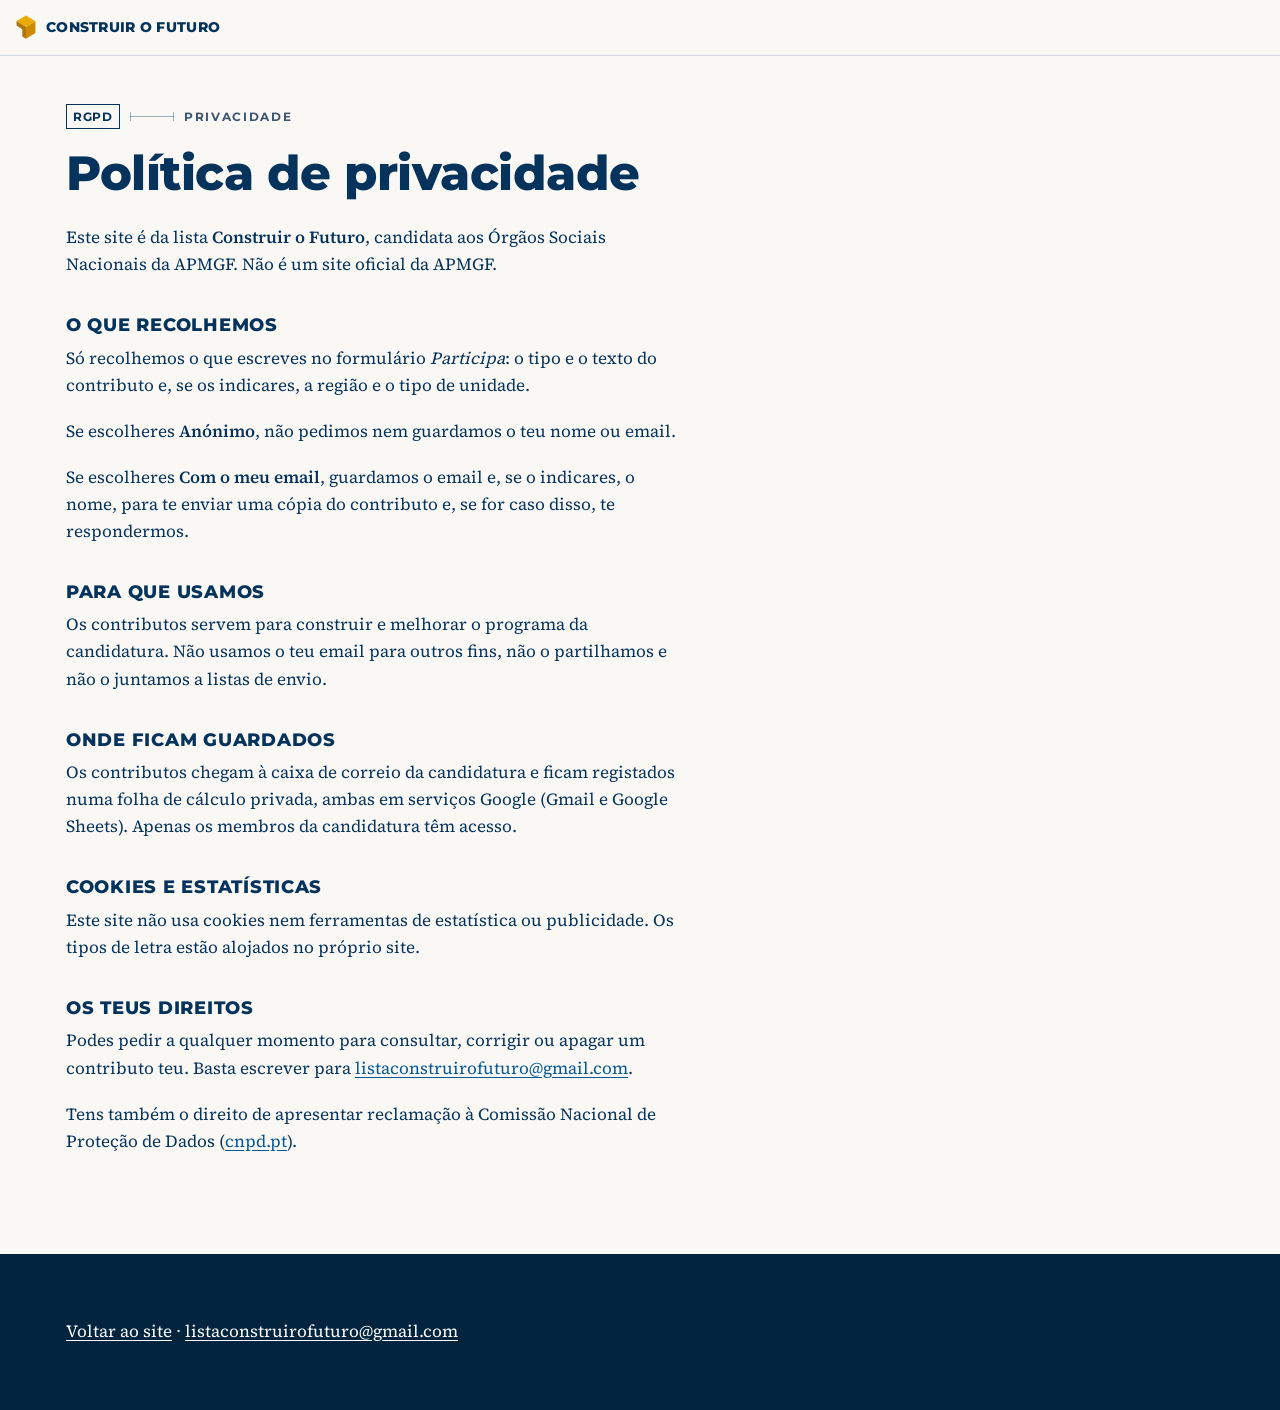
<file: privacidade.html>
<!doctype html>
<html lang="pt-PT">
<head>
  <meta charset="utf-8">
  <meta name="viewport" content="width=device-width, initial-scale=1">
  <title>Política de privacidade · Construir o Futuro</title>
  <meta name="description" content="Que dados recolhe o formulário do site da lista Construir o Futuro e para quê.">
  <meta name="robots" content="noindex">
  <link rel="icon" href="img/favicon.svg" type="image/svg+xml">
  <link rel="stylesheet" href="css/style.css">
  <style>
    .pagina { padding: calc(var(--nav-h) + 48px) 0 80px; }
    .pagina .leitura h2 { font-size: 1.15rem; margin-top: 2em; text-transform: uppercase; letter-spacing: .04em; }
    .pagina h1 { font-size: clamp(2rem, 8vw, 3rem); }
  </style>
</head>
<body>
<header class="nav">
  <a class="nav-marca" href="index.html">
    <svg viewBox="690 218 276 336" aria-hidden="true" focusable="false"><polygon points="697,302 828,225 958,305 828,383" fill="#EBAB04"/><polygon points="697,302 828,383 828,546 777,515 777,413 697,364" fill="#B07402"/><polygon points="828,383 958,305 958,468 828,546" fill="#CB8B02"/></svg>
    <span>Construir o Futuro</span>
  </a>
  <a class="nav-botao" href="index.html" style="text-decoration:none">Voltar</a>
</header>

<main class="pagina">
  <div class="caixa">
    <div class="sec-cab"><span class="sec-num">RGPD</span><span class="sec-regua" aria-hidden="true"></span><span class="sec-nome">Privacidade</span></div>
    <h1>Política de privacidade</h1>
    <div class="leitura">
      <p>Este site é da lista <strong>Construir o Futuro</strong>, candidata aos Órgãos Sociais Nacionais da APMGF. Não é um site oficial da APMGF.</p>

      <h2>O que recolhemos</h2>
      <p>Só recolhemos o que escreves no formulário <em>Participa</em>: o tipo e o texto do contributo e, se os indicares, a região e o tipo de unidade.</p>
      <p>Se escolheres <strong>Anónimo</strong>, não pedimos nem guardamos o teu nome ou email.</p>
      <p>Se escolheres <strong>Com o meu email</strong>, guardamos o email e, se o indicares, o nome, para te enviar uma cópia do contributo e, se for caso disso, te respondermos.</p>

      <h2>Para que usamos</h2>
      <p>Os contributos servem para construir e melhorar o programa da candidatura. Não usamos o teu email para outros fins, não o partilhamos e não o juntamos a listas de envio.</p>

      <h2>Onde ficam guardados</h2>
      <p>Os contributos chegam à caixa de correio da candidatura e ficam registados numa folha de cálculo privada, ambas em serviços Google (Gmail e Google Sheets). Apenas os membros da candidatura têm acesso.</p>

      <h2>Cookies e estatísticas</h2>
      <p>Este site não usa cookies nem ferramentas de estatística ou publicidade. Os tipos de letra estão alojados no próprio site.</p>

      <h2>Os teus direitos</h2>
      <p>Podes pedir a qualquer momento para consultar, corrigir ou apagar um contributo teu. Basta escrever para <a href="mailto:listaconstruirofuturo@gmail.com">listaconstruirofuturo@gmail.com</a>.</p>
      <p>Tens também o direito de apresentar reclamação à Comissão Nacional de Proteção de Dados (<a href="https://www.cnpd.pt" rel="noopener">cnpd.pt</a>).</p>
    </div>
  </div>
</main>

<footer class="rodape">
  <div class="caixa">
    <p><a href="index.html">Voltar ao site</a> · <a href="mailto:listaconstruirofuturo@gmail.com">listaconstruirofuturo@gmail.com</a></p>
  </div>
</footer>
</body>
</html>
</file>
<file: css/style.css>
/* ==========================================================
   Construir o Futuro — folha de estilos
   Mobile-first. Cores extraídas do logótipo.
   ========================================================== */

@font-face {
  font-family: 'Montserrat';
  src: url('../fonts/montserrat.woff2') format('woff2');
  font-weight: 600 800;
  font-style: normal;
  font-display: swap;
}
@font-face {
  font-family: 'Source Serif 4';
  src: url('../fonts/source-serif-4.woff2') format('woff2');
  font-weight: 400 600;
  font-style: normal;
  font-display: swap;
}

:root {
  --marinho: #06335C;        /* texto principal */
  --marinho-900: #03243F;    /* fundos escuros */
  --azul: #015FA1;
  --azul-texto: #055695;
  --petroleo: #02ADB6;
  --petroleo-texto: #0B7880; /* versão AA sobre papel */
  --ouro: #EBAB04;
  --ouro-escuro: #B07402;
  --papel: #FAF8F4;
  --papel-2: #F2EEE6;
  --branco: #FFFFFF;
  --tinta-suave: #3D5670;
  --linha: rgba(6, 51, 92, .16);
  --linha-forte: rgba(6, 51, 92, .38);

  --titulos: 'Montserrat', 'Arial Black', system-ui, sans-serif;
  --texto: 'Source Serif 4', Georgia, 'Times New Roman', serif;

  --raio: 2px;
  --gutter: 16px;
  --largura: 1180px;
  --nav-h: 56px;
}

*, *::before, *::after { box-sizing: border-box; }
[hidden] { display: none !important; }

html {
  scroll-behavior: smooth;
  scroll-padding-top: calc(var(--nav-h) + 12px);
  -webkit-text-size-adjust: 100%;
}

body {
  margin: 0;
  background: var(--papel);
  color: var(--marinho);
  font-family: var(--texto);
  font-size: 1.0625rem;
  line-height: 1.6;
  overflow-x: hidden;
}

img, svg { display: block; max-width: 100%; }
a { color: var(--azul-texto); text-underline-offset: .18em; }
a:hover { color: var(--marinho); }

h1, h2, h3, h4 {
  font-family: var(--titulos);
  font-weight: 800;
  line-height: 1.1;
  letter-spacing: -.01em;
  margin: 0 0 .5em;
  color: var(--marinho);
}
h2 { font-size: clamp(1.75rem, 6vw, 2.75rem); }
h3 { font-size: 1.2rem; }

p { margin: 0 0 1em; }

:focus-visible {
  outline: 3px solid var(--petroleo-texto);
  outline-offset: 3px;
}

.saltar-conteudo {
  position: absolute; left: 8px; top: -60px; z-index: 100;
  background: var(--marinho); color: var(--branco);
  padding: 10px 14px; font-family: var(--titulos); font-weight: 700; font-size: .85rem;
}
.saltar-conteudo:focus { top: 8px; color: var(--branco); }

.caixa {
  width: 100%;
  max-width: var(--largura);
  margin: 0 auto;
  padding: 0 var(--gutter);
}

/* Grelha isométrica subtil de fundo */
.grelha-iso {
  background-image:
    url("data:image/svg+xml,%3Csvg xmlns='http://www.w3.org/2000/svg' width='48' height='27.713'%3E%3Cpath d='M0 0 48 27.713M0 27.713 48 0' stroke='%2306335C' stroke-opacity='.045' stroke-width='1' fill='none'/%3E%3C/svg%3E");
  background-size: 48px 27.713px;
}

/* ---------- Cabeçalho de secção (estilo planta) ---------- */
.sec-cab {
  display: flex; align-items: center; gap: 10px;
  font-family: var(--titulos); font-weight: 700;
  font-size: .75rem; letter-spacing: .14em; text-transform: uppercase;
  color: var(--tinta-suave);
  margin-bottom: 18px;
}
.sec-num {
  color: var(--marinho);
  border: 1.5px solid var(--marinho);
  padding: 2px 6px;
  letter-spacing: .06em;
}
.sec-regua {
  position: relative;
  width: 44px; height: 1px;
  background: var(--linha-forte);
}
.sec-regua::before, .sec-regua::after {
  content: ''; position: absolute; top: -4px; width: 1px; height: 9px; background: var(--linha-forte);
}
.sec-regua::before { left: 0; }
.sec-regua::after { right: 0; }
.sec-cab-claro { color: rgba(255,255,255,.7); }
.sec-cab-claro .sec-num { color: var(--ouro); border-color: var(--ouro); }
.sec-cab-claro .sec-regua, .sec-cab-claro .sec-regua::before, .sec-cab-claro .sec-regua::after { background: rgba(255,255,255,.4); }

/* ---------- Botões ---------- */
.botao {
  display: inline-flex; align-items: center; justify-content: center;
  min-height: 48px;
  padding: 12px 20px;
  font-family: var(--titulos); font-weight: 700; font-size: .95rem;
  letter-spacing: .01em;
  text-decoration: none;
  color: var(--branco);
  background: var(--marinho);
  border: 2px solid var(--marinho);
  border-radius: var(--raio);
  cursor: pointer;
  transition: background-color .15s, color .15s, border-color .15s;
}
.botao:hover { background: var(--azul); border-color: var(--azul); color: var(--branco); }
.botao-ouro { background: var(--ouro); border-color: var(--ouro); color: var(--marinho-900); }
.botao-ouro:hover { background: #F5BC1C; border-color: #F5BC1C; color: var(--marinho-900); }
.botao-ouro:focus-visible { outline-color: var(--marinho); }
.botao-linha { background: transparent; color: var(--marinho); }
.botao-linha:hover { background: var(--marinho); color: var(--branco); border-color: var(--marinho); }
.botao[disabled] { opacity: .6; cursor: progress; }

/* ---------- Navegação ---------- */
.nav {
  position: fixed; inset: 0 0 auto 0; z-index: 50;
  height: var(--nav-h);
  display: flex; align-items: center; justify-content: space-between;
  padding: 0 var(--gutter);
  background: rgba(250, 248, 244, .94);
  border-bottom: 1px solid var(--linha);
}
@supports (backdrop-filter: blur(1px)) {
  .nav { background: rgba(250, 248, 244, .88); backdrop-filter: saturate(1.2) blur(8px); }
}
.nav-marca {
  display: flex; align-items: center; gap: 10px;
  text-decoration: none; color: var(--marinho);
  font-family: var(--titulos); font-weight: 800; font-size: .9rem; letter-spacing: .02em; text-transform: uppercase;
}
.nav-marca svg { width: 20px; height: auto; }
.nav-botao {
  font-family: var(--titulos); font-weight: 700; font-size: .8rem; letter-spacing: .12em; text-transform: uppercase;
  background: none; border: 1.5px solid var(--marinho); color: var(--marinho);
  border-radius: var(--raio); padding: 8px 12px; min-height: 40px; cursor: pointer;
}
.nav-lista {
  list-style: none; margin: 0; padding: 8px var(--gutter) 16px;
  position: absolute; left: 0; right: 0; top: var(--nav-h);
  background: var(--papel); border-bottom: 1px solid var(--linha);
  display: none;
}
.nav.aberta .nav-lista { display: block; }
.nav-lista a {
  display: flex; gap: 14px; align-items: baseline;
  padding: 12px 0; border-bottom: 1px dashed var(--linha);
  font-family: var(--titulos); font-weight: 700; font-size: 1rem;
  color: var(--marinho); text-decoration: none;
}
.nav-lista a span { font-size: .72rem; color: var(--tinta-suave); letter-spacing: .08em; width: 1.6em; }
.nav-lista a:hover { color: var(--azul); }

@media (min-width: 960px) {
  .nav-botao { display: none; }
  .nav-lista {
    display: flex; position: static; padding: 0; background: none; border: 0; gap: 22px;
  }
  .nav-lista a { padding: 6px 0; border: 0; font-size: .85rem; gap: 6px; }
  .nav-lista a span { width: auto; }
}

/* ---------- 01 · Início ---------- */
.hero {
  position: relative;
  min-height: 100svh;
  padding: calc(var(--nav-h) + 20px) var(--gutter) 48px;
  display: flex; flex-direction: column; justify-content: center;
  overflow: hidden;
}
.hero-planta {
  position: absolute; top: calc(var(--nav-h) + 14px); left: var(--gutter);
  font-family: var(--titulos); font-weight: 700; font-size: .72rem; letter-spacing: .14em; text-transform: uppercase;
  color: var(--tinta-suave);
}
.hero-planta span { border: 1.5px solid var(--marinho); color: var(--marinho); padding: 1px 5px; margin-right: 6px; }
.hero-corpo {
  width: 100%; max-width: var(--largura); margin: 0 auto;
  display: grid; gap: 28px;
}
.hero-logo { width: min(68vw, 300px); margin-top: 28px; }
.logo { overflow: visible; }
.cota {
  display: flex; align-items: center; gap: 8px; margin-top: 10px;
  font-family: var(--titulos); font-weight: 700; font-size: .7rem; letter-spacing: .1em; color: var(--tinta-suave);
}
.cota i { flex: 1; height: 1px; background: var(--linha-forte); position: relative; }
.cota i::before, .cota i::after { content: ''; position: absolute; top: -4px; width: 1px; height: 9px; background: var(--linha-forte); }
.cota i::before { left: 0; } .cota i::after { right: 0; }

.sobretitulo {
  font-family: var(--titulos); font-weight: 700; font-size: .78rem; letter-spacing: .12em; text-transform: uppercase;
  color: var(--petroleo-texto); margin-bottom: 14px; max-width: 32ch;
}
.hero h1 {
  font-size: clamp(2.9rem, 14vw, 6.4rem);
  line-height: .95; letter-spacing: -.025em;
  text-transform: uppercase;
  color: var(--azul-texto);
  margin-bottom: 20px;
}
.hero h1 em { font-style: normal; color: #129AA5; } /* cor do logótipo; AA para texto grande */
.hero-lema {
  font-size: 1.15rem; line-height: 1.5; max-width: 34ch;
  border-left: 3px solid var(--ouro); padding-left: 14px; margin-bottom: 28px;
}
.botoes { display: flex; flex-wrap: wrap; gap: 12px; }

.saltar-animacao {
  position: absolute; right: var(--gutter); bottom: 16px;
  background: none; border: 0; padding: 8px 4px; cursor: pointer;
  font-family: var(--titulos); font-weight: 600; font-size: .75rem; letter-spacing: .08em; text-transform: uppercase;
  color: var(--tinta-suave); text-decoration: underline; text-underline-offset: 3px;
  animation: some 0s linear 2.6s forwards;
}

@media (min-width: 820px) {
  .hero-corpo { grid-template-columns: 1.05fr .95fr; align-items: center; gap: 56px; }
  .hero-texto { order: -1; padding-bottom: 20px; }
  .hero-logo { width: 100%; max-width: 480px; justify-self: end; margin-top: 0; }
  .hero-planta { left: max(var(--gutter), calc((100vw - var(--largura)) / 2 + var(--gutter))); }
}

/* Animação de entrada do logótipo: as peças encaixam; o cubo dourado chega por último */
.logo-anim .p-petroleo { animation: entra-esq .75s cubic-bezier(.55,0,.25,1) 0s both; }
.logo-anim .p-topo     { animation: entra-cima .75s cubic-bezier(.55,0,.25,1) .2s both; }
.logo-anim .p-base     { animation: entra-baixo .75s cubic-bezier(.55,0,.25,1) .4s both; }
.logo-anim .p-traco    { animation: aparece .35s linear 1.15s both; }
.logo-anim .p-ouro     { animation: entra-ouro .9s cubic-bezier(.55,0,.25,1) 1.45s both; }
.hero-texto            { animation: aparece-sobe .6s ease-out 1.8s both; }

@keyframes entra-esq   { 0% { transform: translate(-170px, 95px); opacity: 0; } 25% { opacity: 1; } 84% { transform: translate(3px, -2px); } 100% { transform: none; opacity: 1; } }
@keyframes entra-cima  { 0% { transform: translate(0, -190px); opacity: 0; } 25% { opacity: 1; } 84% { transform: translate(0, 4px); } 100% { transform: none; opacity: 1; } }
@keyframes entra-baixo { 0% { transform: translate(170px, 120px); opacity: 0; } 25% { opacity: 1; } 84% { transform: translate(-3px, -2px); } 100% { transform: none; opacity: 1; } }
@keyframes entra-ouro  { 0% { transform: translate(180px, -100px); opacity: 0; } 18% { opacity: 1; } 86% { transform: translate(3px, -2px); } 100% { transform: none; opacity: 1; } }
@keyframes aparece     { from { opacity: 0; } to { opacity: 1; } }
@keyframes aparece-sobe { from { opacity: 0; transform: translateY(10px); } to { opacity: 1; transform: none; } }
@keyframes some        { to { visibility: hidden; } }

.sem-animacao .logo-anim *, .sem-animacao .hero-texto { animation: none !important; }
.sem-animacao .saltar-animacao { display: none; }

/* ---------- 02 · Contagem ---------- */
.painel {
  background: var(--marinho-900);
  color: var(--branco);
  padding: 56px 0 60px;
  background-image:
    linear-gradient(rgba(255,255,255,.05) 1px, transparent 1px),
    linear-gradient(90deg, rgba(255,255,255,.05) 1px, transparent 1px);
  background-size: 24px 24px;
}
.painel-grelha { display: grid; gap: 22px; }
.painel-estado {
  color: var(--branco);
  font-size: clamp(1.35rem, 5vw, 2rem);
  margin: 0;
}
.cd { display: grid; grid-template-columns: repeat(3, 1fr); gap: 8px; max-width: 560px; }
.cd-bloco {
  border: 1px solid rgba(255,255,255,.28);
  padding: 14px 10px 10px;
  display: flex; flex-direction: column; gap: 4px;
  position: relative;
}
.cd-bloco::before { /* marca de canto, como numa planta */
  content: ''; position: absolute; top: -1px; left: -1px; width: 10px; height: 10px;
  border-top: 3px solid var(--ouro); border-left: 3px solid var(--ouro);
}
.cd-num {
  font-family: var(--titulos); font-weight: 800;
  font-size: clamp(2.4rem, 12vw, 4.2rem); line-height: 1;
  font-variant-numeric: tabular-nums;
  color: var(--branco);
}
.cd-rot {
  font-family: var(--titulos); font-weight: 600; font-size: .72rem; letter-spacing: .14em; text-transform: uppercase;
  color: rgba(255,255,255,.72);
}
.painel-nota { color: rgba(255,255,255,.78); font-size: .98rem; max-width: 52ch; margin: 0; }
.painel.a-decorrer .painel-estado { color: var(--ouro); }
.painel.terminado .cd { display: none; }
.painel.terminado .painel-estado { font-size: clamp(1.6rem, 6vw, 2.6rem); }

@media (min-width: 820px) {
  .painel-grelha { grid-template-columns: 1fr 1.3fr; align-items: end; column-gap: 48px; }
  .painel-nota { grid-column: 1 / -1; }
}

/* ---------- Secções genéricas ---------- */
.secao { padding: 72px 0; }
.secao-alt { background-color: var(--papel-2); }
.secao:focus { outline: none; }
.intro { font-size: 1.1rem; max-width: 46ch; }
.meta, .rotulo {
  font-family: var(--titulos); font-weight: 700; font-size: .75rem; letter-spacing: .12em; text-transform: uppercase;
  color: var(--tinta-suave);
}

.duas-col { display: grid; gap: 12px; }
@media (min-width: 900px) {
  .duas-col { grid-template-columns: minmax(240px, 1fr) 2fr; gap: 64px; }
  .col-lateral { position: sticky; top: calc(var(--nav-h) + 32px); align-self: start; }
  .secao { padding: 104px 0; }
}

/* ---------- 03 · Candidatura ---------- */
.leitura { max-width: 68ch; }
.leitura p { margin-bottom: 1.1em; }
.resumo p:first-child {
  font-size: 1.3rem; line-height: 1.45; font-weight: 600; color: var(--marinho);
}
.leitura h3 {
  margin: 2em 0 .6em;
  font-size: 1.05rem; text-transform: uppercase; letter-spacing: .04em;
  padding-top: 14px; border-top: 1px dashed var(--linha-forte);
}
.leitura ul { padding-left: 1.1em; margin: 0 0 1.2em; }
.leitura li { margin-bottom: .5em; padding-left: .2em; }
.leitura li::marker { color: var(--petroleo-texto); content: '▪  '; }
.texto-completo { border-top: 1px solid var(--linha); padding-top: 4px; }
#ler-mais { margin-top: 8px; }
.a-carregar { color: var(--tinta-suave); }

/* ---------- 04 · Programa ---------- */
.eixos { list-style: none; margin: 32px 0 0; padding: 0; display: grid; gap: 0; }
.eixo {
  --cor: var(--azul);
  --cor-sombra: #01325B;
  position: relative;
  background: var(--branco);
  border: 1px solid var(--linha);
  border-left: 8px solid var(--cor);
  padding: 22px 18px 20px 20px;
  margin-bottom: 14px;
  box-shadow: 6px 6px 0 0 var(--cor-sombra);
  max-width: 820px;
}
.eixo:nth-child(5n+2) { --cor: var(--petroleo); --cor-sombra: #02727C; }
.eixo:nth-child(5n+3) { --cor: var(--marinho); --cor-sombra: #021B30; }
.eixo:nth-child(5n+4) { --cor: #0A6FB5; --cor-sombra: #013764; }
.eixo:nth-child(5n+5) { --cor: #03939F; --cor-sombra: #02565E; }
@media (min-width: 900px) {
  .eixo { padding: 28px 32px 26px 32px; margin-bottom: 18px; }
  .eixo:nth-child(odd)  { margin-left: 0; }
  .eixo:nth-child(even) { margin-left: 12%; }
  .eixo:nth-child(3) { margin-left: 5%; }
  .eixo:nth-child(5) { margin-left: 8%; }
}
.eixo-cab { display: block; }
.eixo-num {
  display: block; margin-bottom: 8px;
  font-family: var(--titulos); font-weight: 800; font-size: 2.2rem; line-height: 1;
  color: var(--cor); min-width: 1.1em;
}
@media (min-width: 600px) {
  .eixo-cab { display: flex; gap: 16px; align-items: baseline; }
  .eixo-num { margin-bottom: 0; }
}
.eixo:nth-child(5n+3) .eixo-num { color: var(--marinho); }
.eixo h3 { font-size: clamp(1.1rem, 4.4vw, 1.45rem); margin: 0 0 6px; }
.eixo-intro { color: var(--tinta-suave); margin: 0 0 14px; }
.propostas { list-style: none; margin: 0; padding: 0; counter-reset: p; }
.propostas li {
  position: relative; padding: 10px 0 10px 34px;
  border-top: 1px dashed var(--linha);
  counter-increment: p;
}
.propostas li::before {
  content: counter(p, decimal-leading-zero);
  position: absolute; left: 0; top: 12px;
  font-family: var(--titulos); font-weight: 700; font-size: .75rem; color: var(--tinta-suave);
}
.propostas li[hidden] { display: none; }
.ver-mais {
  margin-top: 6px; background: none; border: 0; padding: 8px 0; cursor: pointer;
  font-family: var(--titulos); font-weight: 700; font-size: .85rem; color: var(--azul-texto);
  text-decoration: underline; text-underline-offset: 3px;
}

/* ---------- 05 · Quem somos ---------- */
.quem-cab { display: flex; flex-wrap: wrap; align-items: baseline; column-gap: 24px; }
.legenda-tracejada {
  display: inline-block;
  font-family: var(--texto); font-weight: 400; letter-spacing: 0; line-height: 1.4;
  font-size: 1.15rem; color: var(--tinta-suave);
  padding: 4px 10px; border: 1.5px dashed var(--ouro-escuro);
  margin: 0 0 1em;
}
.dica { font-size: .92rem; color: var(--tinta-suave); }
.orgao { margin-top: 40px; }
.orgao > h3 {
  font-size: 1.15rem; text-transform: uppercase; letter-spacing: .04em;
  display: flex; align-items: center; gap: 12px;
}
.orgao > h3::after { content: ''; flex: 1; height: 1px; background: var(--linha-forte); }
.grupo-rot { margin: 18px 0 10px; font-size: .72rem; }
.grelha-pessoas {
  list-style: none; margin: 0; padding: 0;
  display: grid; gap: 16px 12px;
  grid-template-columns: repeat(auto-fill, minmax(96px, 1fr));
}
@media (min-width: 600px) { .grelha-pessoas { grid-template-columns: repeat(auto-fill, 136px); gap: 22px 18px; } }

.cartao { position: relative; }
.foto {
  position: relative; aspect-ratio: 4 / 5; overflow: hidden;
  background: var(--papel-2);
  border: 1px solid var(--linha);
  margin: 0 0 8px;
}
.foto-vazia {
  position: absolute; inset: 0;
  display: flex; align-items: center; justify-content: center;
  font-family: var(--titulos); font-weight: 800; font-size: 1.35rem; letter-spacing: .04em;
  color: rgba(6, 51, 92, .45);
  background-image: url("data:image/svg+xml,%3Csvg xmlns='http://www.w3.org/2000/svg' width='24' height='13.856'%3E%3Cpath d='M0 0 24 13.856M0 13.856 24 0' stroke='%2306335C' stroke-opacity='.07' fill='none'/%3E%3C/svg%3E");
  background-size: 24px 13.856px;
}
.foto img {
  position: absolute; inset: 0; width: 100%; height: 100%;
  object-fit: cover; object-position: center 30%;
  opacity: 0; transition: opacity .4s ease;
}
.cartao.tem-foto .foto .atual { opacity: 1; }
.cartao.tem-crianca.mostra-crianca .foto .crianca { opacity: 1; }
@media (hover: hover) {
  .cartao.tem-crianca:hover .foto .crianca { opacity: 1; }
}
.cartao.tem-crianca { cursor: pointer; }
.cartao.tem-crianca:focus-visible { outline-offset: 4px; }
.cartao-nome {
  font-family: var(--titulos); font-weight: 700; font-size: .88rem; line-height: 1.25;
  margin: 0 0 2px;
}
.cartao-cargo { font-size: .85rem; line-height: 1.3; color: var(--tinta-suave); margin: 0; overflow-wrap: anywhere; }

/* ---------- 06 · Participa ---------- */
.secao-participa { background: var(--branco); border-top: 1px solid var(--linha); border-bottom: 1px solid var(--linha); }
.logo-participa { width: min(56vw, 240px); margin: 8px 0 28px; }
.logo-participa .p-ouro {
  transition: transform .95s cubic-bezier(.5,0,.2,1.25);
  animation: espera 3.2s ease-in-out infinite;
}
.logo-participa .p-traco { transition: opacity .4s ease .7s; }
.logo-participa.encaixado .p-ouro { animation: none; transform: translate(-260px, 145px); }
.logo-participa.encaixado .p-traco { opacity: 0; }
@keyframes espera { 0%, 100% { transform: translate(0, 0); } 50% { transform: translate(6px, -4px); } }

.formulario { display: grid; gap: 22px; max-width: 640px; }
.campo { border: 0; margin: 0; padding: 0; min-width: 0; display: grid; gap: 6px; }
.campo label, .campo legend {
  font-family: var(--titulos); font-weight: 700; font-size: .9rem; padding: 0; color: var(--marinho);
}
.campo legend { margin-bottom: 8px; }
.obrig, .opc { font-weight: 600; font-size: .78rem; color: var(--tinta-suave); }
input[type="text"], input[type="email"], select, textarea {
  width: 100%;
  font: inherit; font-size: 1rem; color: var(--marinho);
  background: var(--papel);
  border: 1.5px solid var(--linha-forte);
  border-radius: var(--raio);
  padding: 11px 12px;
  min-height: 48px;
}
textarea { resize: vertical; min-height: 150px; line-height: 1.5; }
input:focus-visible, select:focus-visible, textarea:focus-visible { border-color: var(--petroleo-texto); outline-offset: 1px; }
[aria-invalid="true"] { border-color: #B3261E !important; }
.ajuda { font-size: .88rem; color: var(--tinta-suave); margin: 0; }
.campo-par { display: grid; gap: 22px; }
@media (min-width: 600px) { .campo-par { grid-template-columns: 1fr 1fr; gap: 16px; } }

.opcoes-seg { display: flex; flex-wrap: wrap; gap: 6px; }
.opcoes-seg label { position: relative; cursor: pointer; flex: 0 1 auto; }
.opcoes-seg input { position: absolute; opacity: 0; width: 1px; height: 1px; }
.opcoes-seg span {
  display: inline-flex; align-items: center; justify-content: center; min-height: 44px; padding: 8px 11px;
  border: 1.5px solid var(--linha-forte); border-radius: var(--raio);
  font-family: var(--titulos); font-weight: 600; font-size: .86rem;
  background: var(--papel);
}
.opcoes-seg input:checked + span { background: var(--marinho); border-color: var(--marinho); color: var(--branco); }
.opcoes-seg input:focus-visible + span { outline: 3px solid var(--petroleo-texto); outline-offset: 2px; }

.identificacao { display: grid; gap: 10px; padding: 16px; border: 1.5px dashed var(--linha-forte); }
.campo-armadilha { position: absolute !important; left: -9999px; width: 1px; height: 1px; overflow: hidden; }
.campo-check { grid-template-columns: auto 1fr; align-items: start; gap: 12px; }
.campo-check input { width: 22px; height: 22px; margin: 2px 0 0; accent-color: var(--marinho); }
.campo-check label { font-family: var(--texto); font-weight: 400; font-size: .95rem; line-height: 1.45; }
.erro-form {
  margin: 0; padding: 12px 14px;
  border-left: 4px solid #B3261E; background: #FBEDEC; color: #7A1A14; font-size: .95rem;
}
.formulario .botao-ouro { justify-self: start; min-width: 200px; }

.obrigado { max-width: 640px; padding: 24px; border: 1.5px solid var(--ouro-escuro); border-left-width: 8px; }
.obrigado:focus { outline: none; }
.obrigado h3 { font-size: 1.35rem; }

/* ---------- 07 · Vota ---------- */
.painel-claro { background: var(--papel-2); }
.vota-grelha { display: grid; gap: 48px; }
@media (min-width: 900px) { .vota-grelha { grid-template-columns: 1.3fr 1fr; gap: 72px; } }
.ficha { margin: 24px 0 28px; display: grid; gap: 0; }
.ficha > div { display: grid; gap: 2px; padding: 12px 0; border-top: 1px solid var(--linha); }
.ficha > div:last-child { border-bottom: 1px solid var(--linha); }
.ficha dt { font-family: var(--titulos); font-weight: 700; font-size: .78rem; letter-spacing: .1em; text-transform: uppercase; color: var(--petroleo-texto); }
.ficha dd { margin: 0; }
@media (min-width: 600px) { .ficha > div { grid-template-columns: 170px 1fr; gap: 16px; } .ficha dt { padding-top: 3px; } }

.cronograma { list-style: none; margin: 16px 0 0; padding: 0 0 0 22px; position: relative; }
.cronograma::before { content: ''; position: absolute; left: 5px; top: 8px; bottom: 8px; border-left: 2px dashed var(--linha-forte); }
.cronograma li { position: relative; padding: 0 0 22px; display: grid; gap: 2px; }
.cronograma li::before {
  content: ''; position: absolute; left: -22px; top: 6px; width: 12px; height: 12px;
  background: var(--papel-2); border: 2px solid var(--marinho);
}
.cronograma li.marco::before { background: var(--ouro); border-color: var(--ouro-escuro); }
.cronograma li.passado { opacity: .6; }
.cronograma li.passado::before { background: var(--marinho); }
.cronograma time { font-family: var(--titulos); font-weight: 700; font-size: .85rem; }

/* ---------- 08 · Perguntas ---------- */
.faq { border-top: 1px solid var(--linha-forte); }
.faq details { border-bottom: 1px solid var(--linha-forte); }
.faq summary {
  list-style: none; cursor: pointer;
  display: flex; justify-content: space-between; gap: 16px; align-items: center;
  padding: 18px 0;
  font-family: var(--titulos); font-weight: 700; font-size: 1.02rem; line-height: 1.3;
}
.faq summary::-webkit-details-marker { display: none; }
.faq summary::after {
  content: ''; flex: none; width: 14px; height: 14px;
  background:
    linear-gradient(var(--marinho), var(--marinho)) center / 14px 2px no-repeat,
    linear-gradient(var(--marinho), var(--marinho)) center / 2px 14px no-repeat;
}
.faq details[open] summary::after { background: linear-gradient(var(--marinho), var(--marinho)) center / 14px 2px no-repeat; }
.faq summary:hover { color: var(--azul); }
.faq-resposta { padding: 0 0 18px; max-width: 64ch; }
.faq-resposta p:last-child { margin-bottom: 0; }
.por-inserir { background: #FFF3CC; padding: 0 4px; font-family: var(--titulos); font-size: .85em; font-weight: 600; }

/* ---------- 09 · Segue-nos ---------- */
.segue { display: grid; gap: 24px; }
@media (min-width: 900px) { .segue { grid-template-columns: 1fr 1fr; align-items: end; } }
.segue-acoes { display: grid; gap: 14px; justify-items: start; }
.redes { list-style: none; margin: 0; padding: 0; display: flex; flex-wrap: wrap; gap: 10px; }
.redes a {
  display: inline-flex; align-items: center; gap: 10px; min-height: 48px; padding: 10px 16px 10px 12px;
  border: 1.5px solid var(--marinho); border-radius: var(--raio);
  font-family: var(--titulos); font-weight: 700; font-size: .92rem; text-decoration: none; color: var(--marinho);
}
.redes a:hover { background: var(--marinho); color: var(--branco); }
.redes svg { width: 22px; height: 22px; fill: currentColor; }

/* ---------- 10 · Rodapé ---------- */
.rodape { background: var(--marinho-900); color: rgba(255,255,255,.85); padding: 64px 0 48px; }
.rodape a { color: var(--branco); }
.rodape a:hover { color: var(--ouro); }
.rodape :focus-visible { outline-color: var(--ouro); }
.rodape-grelha { display: grid; gap: 32px; }
@media (min-width: 900px) { .rodape-grelha { grid-template-columns: 1fr 1fr; align-items: end; } }
.rodape-titulo { color: var(--branco); font-size: clamp(1.6rem, 6vw, 2.4rem); }
.rodape-email {
  font-family: var(--titulos); font-weight: 700; font-size: clamp(1rem, 4.6vw, 1.35rem);
  overflow-wrap: anywhere;
}
.rodape-nota { font-size: .92rem; border-top: 1px dashed rgba(255,255,255,.3); padding-top: 18px; }

/* ---------- Movimento reduzido ---------- */
@media (prefers-reduced-motion: reduce) {
  html { scroll-behavior: auto; }
  *, *::before, *::after { animation: none !important; transition: none !important; }
  .saltar-animacao { display: none; }
}

.sr {
  position: absolute; width: 1px; height: 1px; padding: 0; margin: -1px;
  overflow: hidden; clip: rect(0 0 0 0); white-space: nowrap; border: 0;
}
</file>
